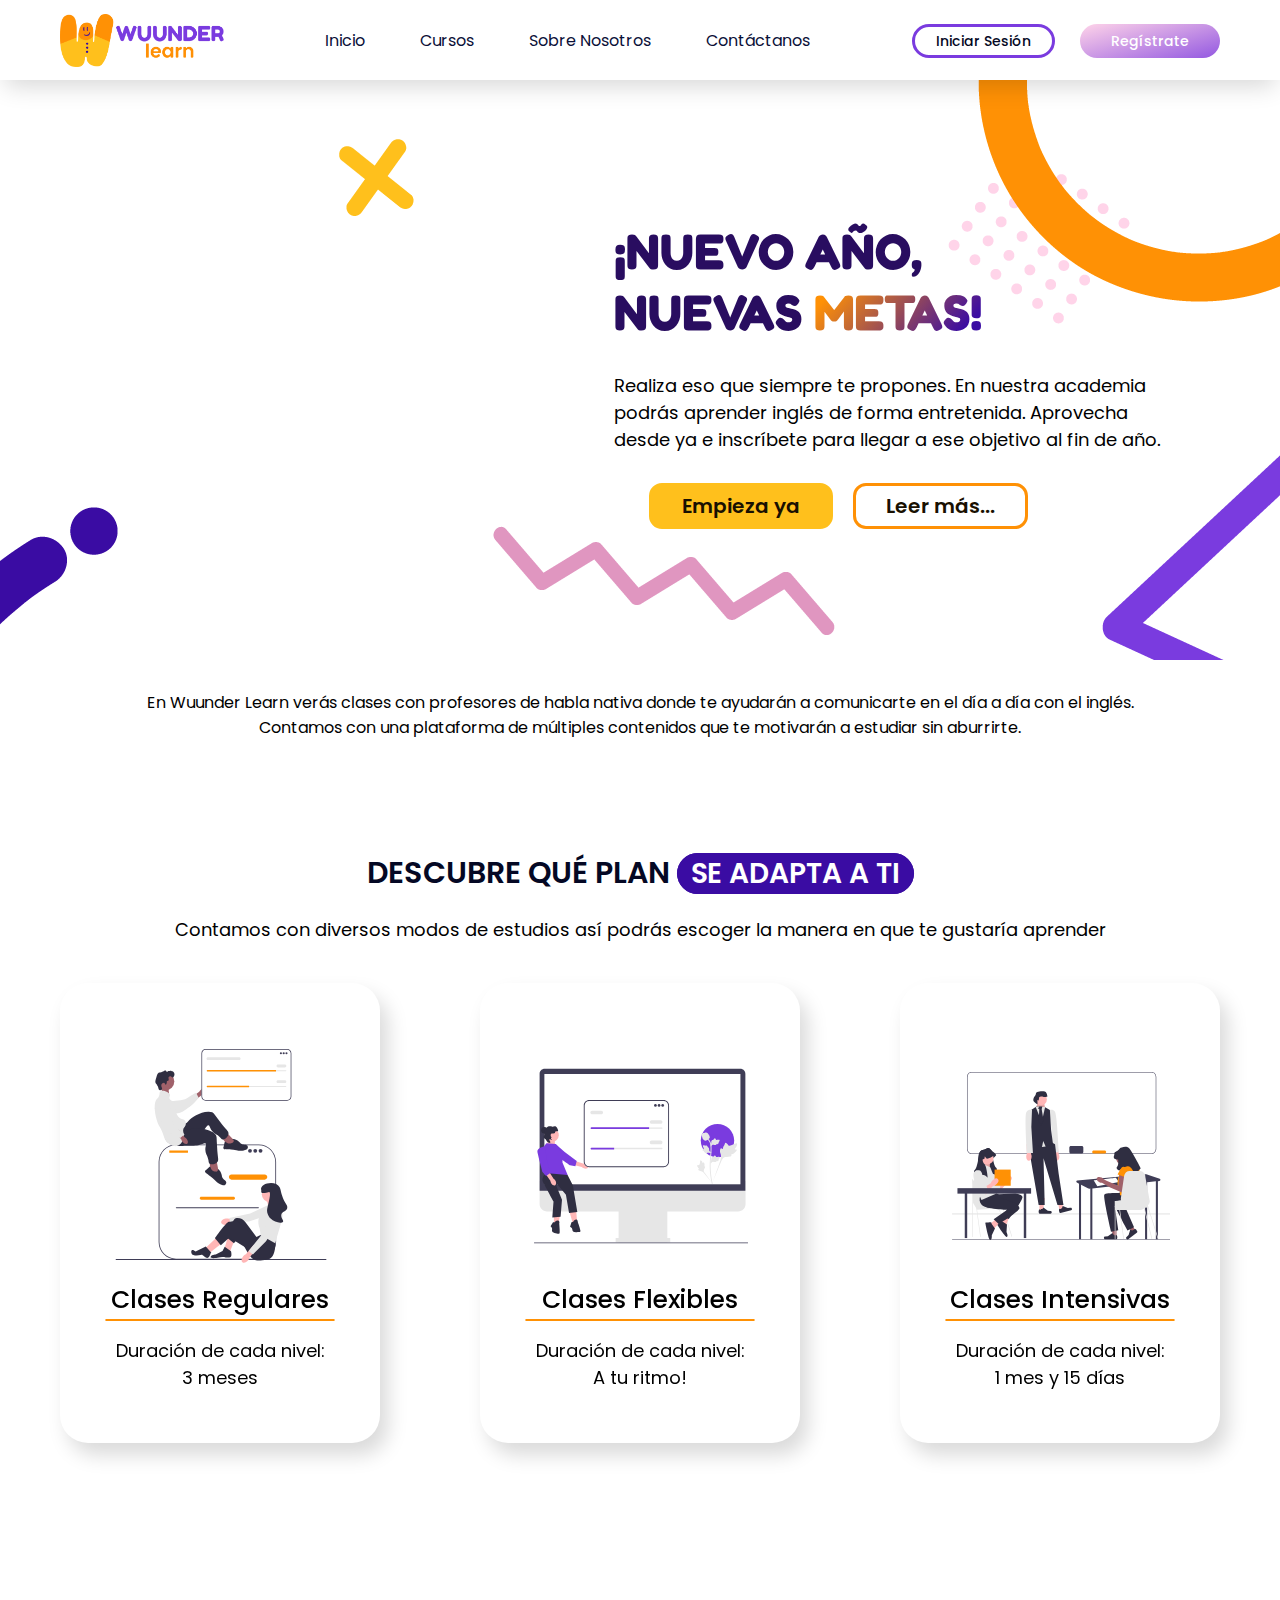
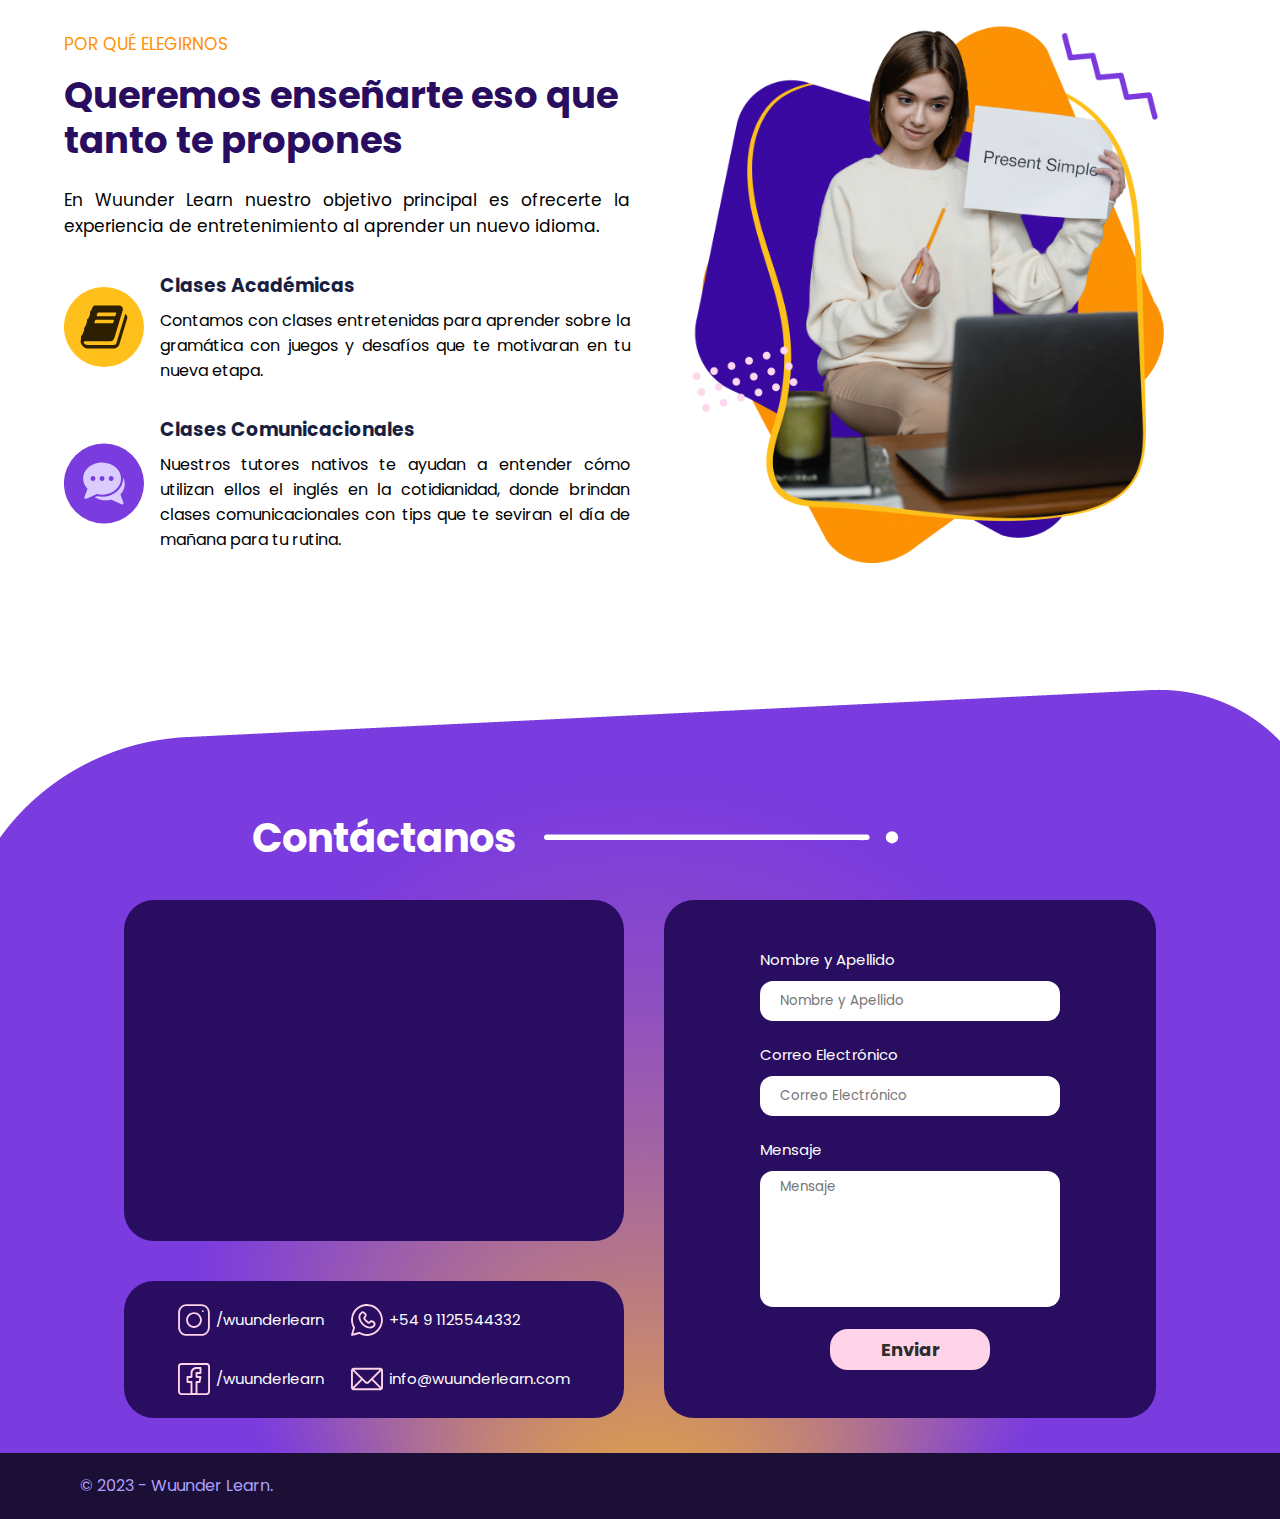
<file: index.html>
<!DOCTYPE html>
<html lang="en">
<head>
    <meta charset="UTF-8">
    <meta http-equiv="X-UA-Compatible" content="IE=edge">
    <meta name="viewport" content="width=device-width, initial-scale=1.0">
    <link rel="icon" href="./assets/img/icon.png">
    <link rel="stylesheet" href="style.css">
    <link rel="stylesheet" href="animations.css">
    <link rel="stylesheet" href="mediaqueries.css">
    <link rel="preconnect" href="https://fonts.googleapis.com">
    <link rel="preconnect" href="https://fonts.gstatic.com" crossorigin>
    <link href="https://fonts.googleapis.com/css2?family=Poppins:wght@100;200;300;400;500;600;700;800;900&display=swap" rel="stylesheet">
    <link href="https://fonts.googleapis.com/css2?family=Fredoka+One&display=swap" rel="stylesheet">
    <title>Wuunder Learn | Home</title>
</head>
<body>
    <header class="header">
        <img src="./assets/img/logo.png" alt="Logo de Wuunder Learn">

        <nav class="navbar">

            <input type="checkbox" class="menu-toggle"/>
            <div class="burger-menu"></div>

            <ul class="menu">
                <li><a class="navbar-link" href="#hero">Inicio</a></li>
                <li><a class="navbar-link" href="#course">Cursos</a></li>
                <li><a class="navbar-link" href="#about">Sobre Nosotros</a></li>
                <li><a class="navbar-link" href="#contact">Contáctanos</a></li>
            </ul>
        </nav>

        <nav class="register">
            <ul>
                <li><a class="register-link sign-in" href="login.html">Iniciar Sesión</a></li>
                <li><a class="register-link sign-up" href="register.html">Regístrate</a></li>


            </ul>

            <div class="icon-login">
                <a href="login.html">
                    <svg version="1.1" xmlns="http://www.w3.org/2000/svg" xmlns:xlink="http://www.w3.org/1999/xlink" x="0px" y="0px" width="26px"
                    height="28px" viewBox="0 0 30 32" style="overflow:visible;enable-background:new 0 0 30 32;" xml:space="preserve">
                        <defs>
                        </defs>
                        <g>
                        <path class="st0" d="M14.96,32c-4.53,0-9.06,0-13.59,0c-0.95,0-1.4-0.44-1.37-1.4c0.23-5.65,2.8-9.91,7.63-12.83
                        c0.2-0.12,0.31-0.1,0.49,0.05c3.97,3.5,9.72,3.52,13.71,0.04c0.22-0.19,0.36-0.21,0.61-0.07c4.21,2.55,6.72,6.23,7.43,11.11
                        C29.95,29.5,30,30.09,30,30.68c0,0.85-0.45,1.32-1.3,1.32C24.12,32,19.54,32,14.96,32z"/>
                        <path class="st0" d="M15.01,0c4.46,0,8.08,3.64,8.07,8.1c-0.01,4.34-3.78,8.07-8.13,8.06c-4.43-0.01-8.03-3.66-8.02-8.11
                        C6.93,3.61,10.56,0,15.01,0z"/>
                        </g>
                    </svg>
                </a>
            </div>

        </nav>
    </header>


    <main class="home">
        <!-- HERO SECTION -->
        <section id="hero">
            <img src="./assets/img/girl-home.png" alt="" class="hero-img">

            <div class="section-info">
                <h1>¡nuevo año, <br/> nuevas <span class="span-title">metas!</span></h1>
                <p>Realiza eso que siempre te propones. En nuestra academia podrás aprender inglés de forma entretenida. Aprovecha desde ya e inscríbete para llegar a ese objetivo al fin de año.</p>
            
                <div class="button-container">
                    <a href="#" class="first-btn">Empieza ya</a>
                    <a href="#" class="second-btn">Leer más...</a>
                </div>
            </div>
        </section>

        <section class="info-text">
            <p>En Wuunder Learn verás clases con profesores de habla nativa donde te ayudarán a comunicarte en el día a día con el inglés. Contamos con una plataforma de múltiples contenidos que te motivarán a estudiar sin aburrirte.</p>
        </section>

        <!-- CARDS SECTION -->
        <section id="course">
            <h2>Descubre qué plan <span>se adapta a ti</span></h2>
            <p>Contamos con diversos modos de estudios así podrás escoger la manera en que te gustaría aprender</p>

            <div class="cards-container">
                <div class="card">
                    <div class="flip-card-inner">
                        <div class="card-front">
                            <img src="./assets/icons/regular.svg" alt="">
                            <h3>Clases Regulares</h3>
                            <hr/>
                            <p>Duración de cada nivel:<br>3 meses</p>
                        </div>

                        <div class="card-back">
                            <ul>
                                <li>Clases Online en Vivo.</li>
                                <li>2 horas académicas por semana.</li>
                                <li>1 clase comunicacional por semana.</li>
                                <li>Una clase particular al mes con el profesor que desees.</li>
                                <li>Acceso a el material de contenido de por vida.</li>
                                <li>Examen final oral y escrito.</li>
                            </ul>
                            <a href="#" class="button-card">Saber más</a>
                        </div>
                    </div>
                </div>


                <div class="card">
                    <div class="flip-card-inner">
                        <div class="card-front">
                            <img src="./assets/icons/flexible.svg" alt="">
                            <h3>Clases Flexibles</h3>
                            <hr/>
                            <p>Duración de cada nivel:<br>A tu ritmo!</p>
                        </div>

                        <div class="card-back">
                            <ul>
                                <li>Clases grabadas disponibles en la plataforma.</li>
                                <li>2 clases en vivo al mes para aclarar dudas con el profesor que desees.</li>
                                <li>Tutor disponible dentro del horario académico para consultas a través de WhatsApp.</li> 
                                <li>Acceso a el material de contenido de por vida.</li> 
                                <li>Examen final oral y escrito.</li>
                            </ul>
                            <a href="#" class="button-card purple">Saber más</a>
                        </div>
                    </div>
                </div>


                <div class="card">
                    <div class="flip-card-inner">
                        <div class="card-front">
                            <img src="./assets/icons/intensivo.svg" alt="">
                            <h3>Clases Intensivas</h3>
                            <hr/>
                            <p>Duración de cada nivel:<br>1 mes y 15 días</p>
                        </div>

                        <div class="card-back">
                            <ul>
                                <li>Clases Online en Vivo.</li>
                                <li>4 horas académicas por semana.</li>
                                <li>de 2 a 3 clases comunicacionales por semana.</li>
                                <li>Tres clases particulares por nivel con el profesor que desees.</li>
                                <li>Acceso a el material de contenido de por vida.</li>
                                <li>Examen final oral y escrito.</li>
                            </ul>
                            <a href="#" class="button-card">Saber más</a>
                        </div>
                    </div>
                </div>

            </div>
        </section>


        <!-- ABOUT US SECTION -->
        <section id="about">
                <div class="text-container">
                    <div class="title-about">
                        <p class="about-us">POR QUÉ ELEGIRNOS</p>
                        <h2>Queremos enseñarte eso que tanto te propones</h2>
                        <p>En Wuunder Learn nuestro objetivo principal es ofrecerte la experiencia de entretenimiento al aprender un nuevo idioma. </p>
                    </div>
                    

                    <div class="text-about-section">
                        <img src="./assets/icons/book.svg" alt="book" class="icons-about book">

                        <div class="type-of-class one">
                            <h3>Clases Académicas</h3>
                            <p>Contamos con clases entretenidas para aprender sobre la gramática con juegos y desafíos que te motivaran en tu nueva etapa.</p>
                        </div>
                        
                    </div>

                    <div class="text-about-section">
                        <img src="./assets/icons/comunicacional.svg" alt="conversación" class="icons-about talk">

                        <div class="type-of-class two">
                            <h3>Clases Comunicacionales</h3>
                            <p>Nuestros tutores nativos te ayudan a entender cómo utilizan ellos el inglés en la cotidianidad, donde brindan clases comunicacionales con tips que te seviran el día de mañana para tu rutina.</p>
                        </div>
                    </div>
                </div>
                
                <img src="./assets/img/teacher.png" alt="teacher" class="picture-about">
        </section>

        <!-- CONTACT US SECTION -->
        <section id="contact">
            <div class="title-contact-us">
                <h2>Contáctanos</h2>
                <img src="./assets/icons/line.svg" alt="">
            </div>

            <div class="content-contact">
                <div class="grid-area">
                    <div class="maps">
                        <iframe src="https://www.google.com/maps/embed?pb=!1m18!1m12!1m3!1d3284.0168878895174!2d-58.38375908505232!3d-34.603734465005445!2m3!1f0!2f0!3f0!3m2!1i1024!2i768!4f13.1!3m3!1m2!1s0x4aa9f0a6da5edb%3A0x11bead4e234e558b!2sObelisco!5e0!3m2!1ses-419!2sar!4v1675829102728!5m2!1ses-419!2sar" width="320" height="250" style="border:0;" allowfullscreen="" loading="lazy" referrerpolicy="no-referrer-when-downgrade"></iframe>
                    </div>

                    <div class="form">
                        <form>
                            <label for="nombre">Nombre y Apellido</label>
                            <input type="text" id="nombre" placeholder="Nombre y Apellido">
                            <label for="email">Correo Electrónico</label>
                            <input type="email" id="email" placeholder="Correo Electrónico">
                            <label for="mensaje">Mensaje</label>
                            <input type="text" id="mensaje" placeholder="Mensaje">
                            <div class="button-send">
                                <button type="submit">Enviar</button>
                            </div>
                        </form>
                    </div>

                    <div class="social">
                        <div class="grid-social">
                            <div class="instagram">
                                <img src="./assets/icons/instagram.svg" alt="">
                                <p>/wuunderlearn</p>
                            </div>

                            <div class="whatsapp">
                                <img src="./assets/icons/whatsapp.svg" alt="">
                                <p>+54 9 1125544332</p>
                            </div>

                            <div class="facebook">
                                <img src="./assets/icons/facebook.svg" alt="">
                                <p>/wuunderlearn</p>
                            </div>

                            <div class="email">
                                <img src="./assets/icons/email.svg" alt="">
                                <p>info@wuunderlearn.com</p>
                            </div>
                        </div>
                    </div>
                </div>
            </div>
        </section>

        <!-- FOOTER SECTION -->
        <footer>
            <p>© 2023 - Wuunder Learn.</p>
        </footer>
    </main>
</body>
</html>
</file>
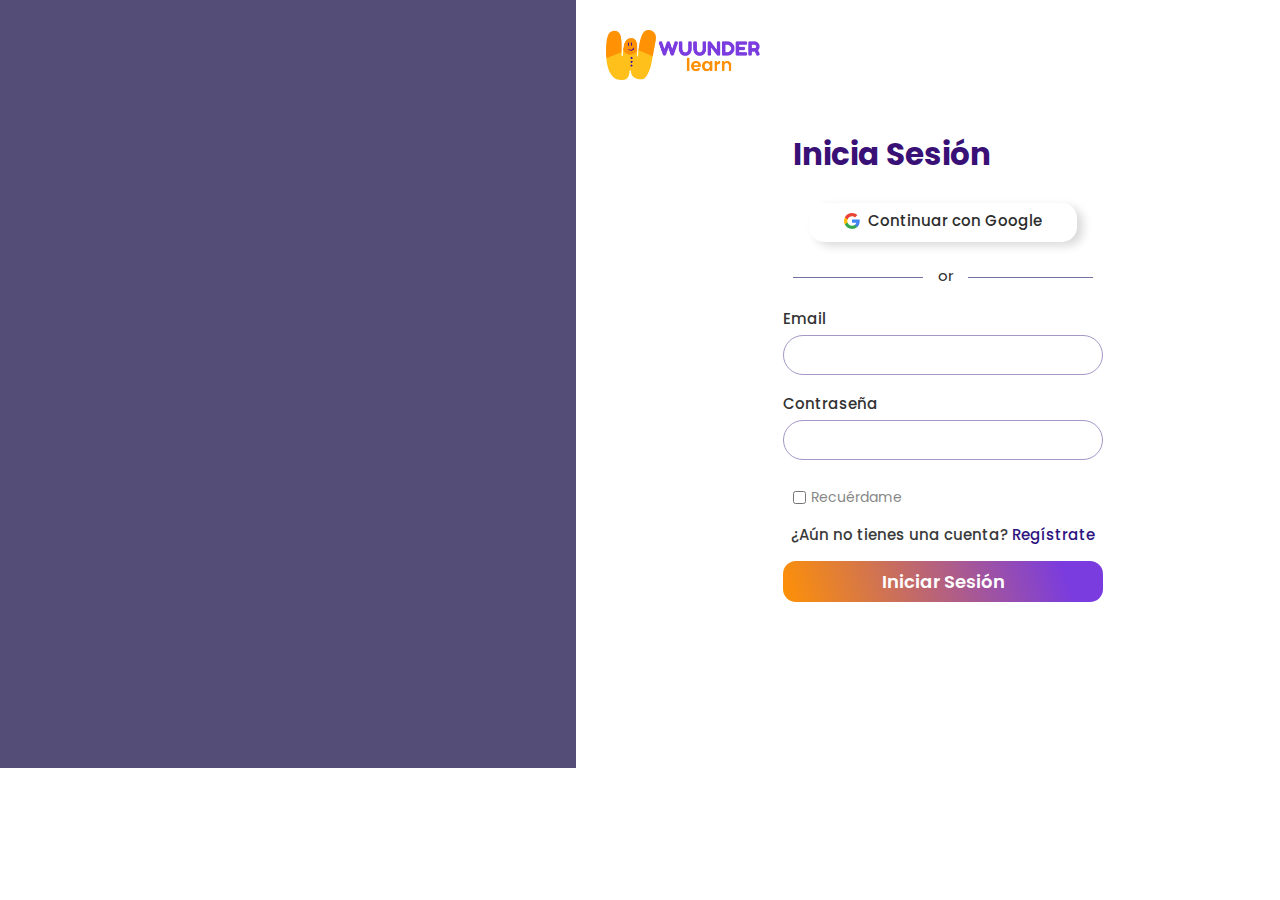
<file: login.html>
<!DOCTYPE html>
<html lang="en">
<head>
    <meta charset="UTF-8">
    <meta http-equiv="X-UA-Compatible" content="IE=edge">
    <meta name="viewport" content="width=device-width, initial-scale=1.0">
    <link rel="icon" href="./assets/img/icon.png">
    <link rel="stylesheet" href="login.css">
    <link rel="stylesheet" href="mediaqueries-login.css">
    <link rel="preconnect" href="https://fonts.googleapis.com">
    <link rel="preconnect" href="https://fonts.gstatic.com" crossorigin>
    <link href="https://fonts.googleapis.com/css2?family=Poppins:wght@100;200;300;400;500;600;700;800;900&display=swap" rel="stylesheet">
    <link href="https://fonts.googleapis.com/css2?family=Fredoka+One&display=swap" rel="stylesheet">
    <title>Regístrate | Wuunder Learn</title>
</head>
<body>
    <section class="grid-container">
        <div class="login">
            <div class="logo">
                <a href="index.html"><img src="./assets/img/logo.png" alt=""></a>
            </div>

            <div class="login-section">
                <h1>Inicia Sesión</h1>
                <div class="login-google">
                    <a href="https://www.google.com">
                        <svg width="16" height="16" viewBox="0 0 16 16" class="" style="margin-right: 0.5rem;">
                            <g>
                                <path d="M15.68,8.18181818 C15.68,7.61454545 15.6290909,7.06909091 15.5345455,6.54545455 L8,6.54545455 L8,9.64 L12.3054545,9.64 C12.12,10.64 11.5563636,11.4872727 10.7090909,12.0545455 L10.7090909,14.0618182 L13.2945455,14.0618182 C14.8072727,12.6690909 15.68,10.6181818 15.68,8.18181818 L15.68,8.18181818 Z" id="google-color-right" fill="#4285F4"></path>
                                <path d="M8,16 C10.16,16 11.9709091,15.2836364 13.2945455,14.0618182 L10.7090909,12.0545455 C9.99272727,12.5345455 9.07636364,12.8181818 8,12.8181818 C5.91636364,12.8181818 4.15272727,11.4109091 3.52363636,9.52 L0.850909091,9.52 L0.850909091,11.5927273 C2.16727273,14.2072727 4.87272727,16 8,16 L8,16 Z" id="google-color-bottom" fill="#34A853"></path>
                                <path d="M3.52363636,9.52 C3.36363636,9.04 3.27272727,8.52727273 3.27272727,8 C3.27272727,7.47272727 3.36363636,6.96 3.52363636,6.48 L3.52363636,4.40727273 L0.850909091,4.40727273 C0.309090909,5.48727273 0,6.70909091 0,8 C0,9.29090909 0.309090909,10.5127273 0.850909091,11.5927273 L3.52363636,9.52 L3.52363636,9.52 Z" id="google-color-left" fill="#FBBC05"></path>
                                <path d="M8,3.18181818 C9.17454545,3.18181818 10.2290909,3.58545455 11.0581818,4.37818182 L13.3527273,2.08363636 C11.9672727,0.792727273 10.1563636,0 8,0 C4.87272727,0 2.16727273,1.79272727 0.850909091,4.40727273 L3.52363636,6.48 C4.15272727,4.58909091 5.91636364,3.18181818 8,3.18181818 L8,3.18181818 Z" id="google-color-top" fill="#EA4335"></path>
                            </g>
                        </svg>
                        Continuar con Google
                    </a>
                </div>

                <div class="divider">
                    <hr/>
                    <span>or</span>
                </div>

                <form class="form-login">
                    <label for="email">Email</label>
                    <input type="email" id="email" required>
                    
                    <label for="password">Contraseña</label>
                    <input type="password" id="password" required>
                </form>

                <div class="terms">
                    <input type="checkbox" id="checkbox">
                    <label for="checkbox">Recuérdame</label>
                </div>
                    
                    <div class="register-and-next">
                        <p>¿Aún no tienes una cuenta? <a href="register.html">Regístrate</a></p>
                        <button name="login" class="button-login">Iniciar Sesión</button>
                    </div>
            </div>
        </div>

        <div class="illustration">
        </div>
    </section>
</body>
</html>
</file>
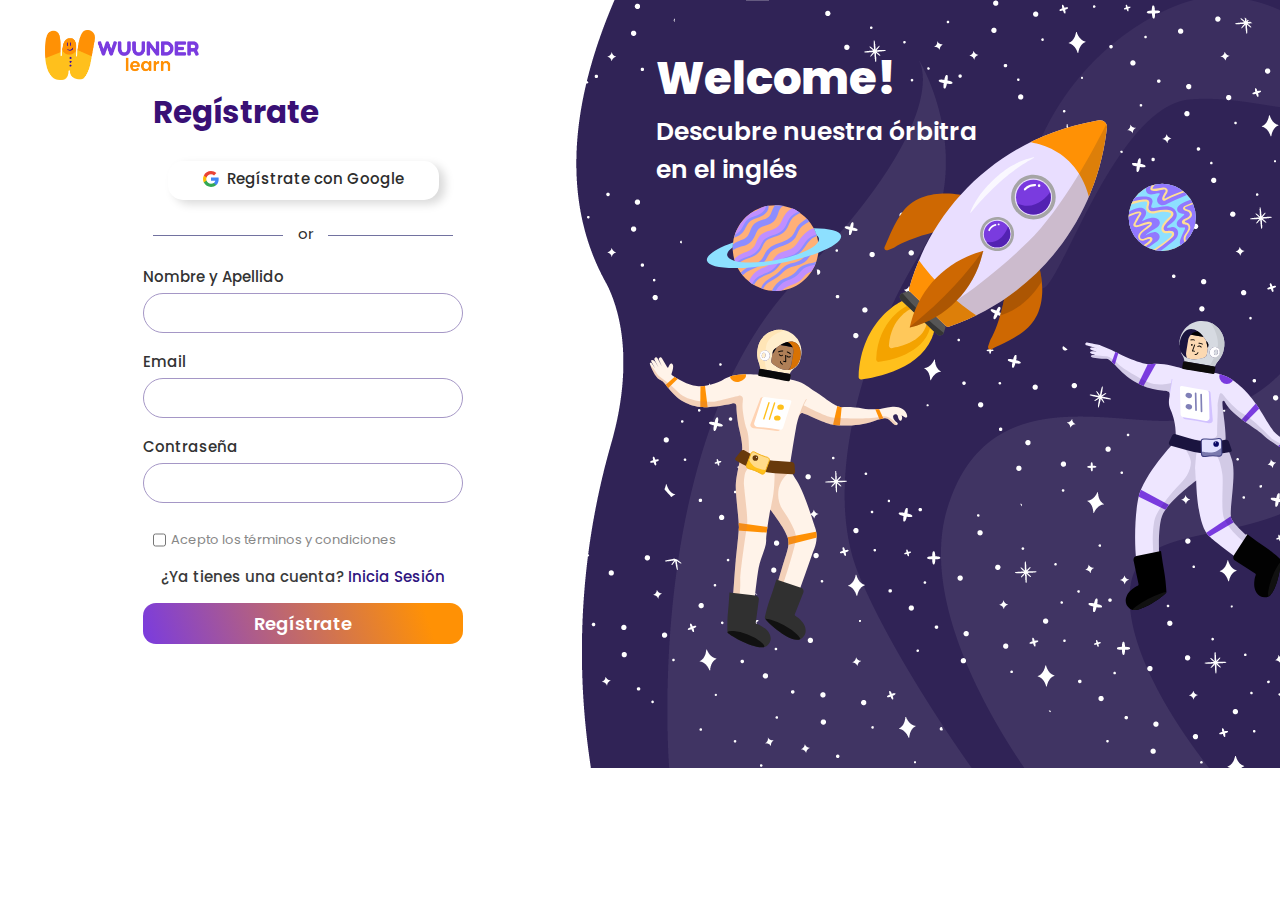
<file: register.html>
<!DOCTYPE html>
<html lang="en">
<head>
    <meta charset="UTF-8">
    <meta http-equiv="X-UA-Compatible" content="IE=edge">
    <meta name="viewport" content="width=device-width, initial-scale=1.0">
    <link rel="icon" href="./assets/img/icon.png">
    <link rel="stylesheet" href="register.css">
    <link rel="stylesheet" href="mediaqueries-register.css">
    <link rel="preconnect" href="https://fonts.googleapis.com">
    <link rel="preconnect" href="https://fonts.gstatic.com" crossorigin>
    <link href="https://fonts.googleapis.com/css2?family=Poppins:wght@100;200;300;400;500;600;700;800;900&display=swap" rel="stylesheet">
    <link href="https://fonts.googleapis.com/css2?family=Fredoka+One&display=swap" rel="stylesheet">
    <title>Regístrate | Wuunder Learn</title>
</head>
<body>
    <section class="grid-container">
        <div class="register">
            <div class="logo">
                <a href="index.html"><img src="./assets/img/logo.png" alt=""></a>
            </div>

            <div class="register-section">
                <h1>Regístrate</h1>
                <div class="register-google">
                    <a href="https://www.google.com">
                        <svg width="16" height="16" viewBox="0 0 16 16" class="" style="margin-right: 0.5rem;">
                            <g>
                                <path d="M15.68,8.18181818 C15.68,7.61454545 15.6290909,7.06909091 15.5345455,6.54545455 L8,6.54545455 L8,9.64 L12.3054545,9.64 C12.12,10.64 11.5563636,11.4872727 10.7090909,12.0545455 L10.7090909,14.0618182 L13.2945455,14.0618182 C14.8072727,12.6690909 15.68,10.6181818 15.68,8.18181818 L15.68,8.18181818 Z" id="google-color-right" fill="#4285F4"></path>
                                <path d="M8,16 C10.16,16 11.9709091,15.2836364 13.2945455,14.0618182 L10.7090909,12.0545455 C9.99272727,12.5345455 9.07636364,12.8181818 8,12.8181818 C5.91636364,12.8181818 4.15272727,11.4109091 3.52363636,9.52 L0.850909091,9.52 L0.850909091,11.5927273 C2.16727273,14.2072727 4.87272727,16 8,16 L8,16 Z" id="google-color-bottom" fill="#34A853"></path>
                                <path d="M3.52363636,9.52 C3.36363636,9.04 3.27272727,8.52727273 3.27272727,8 C3.27272727,7.47272727 3.36363636,6.96 3.52363636,6.48 L3.52363636,4.40727273 L0.850909091,4.40727273 C0.309090909,5.48727273 0,6.70909091 0,8 C0,9.29090909 0.309090909,10.5127273 0.850909091,11.5927273 L3.52363636,9.52 L3.52363636,9.52 Z" id="google-color-left" fill="#FBBC05"></path>
                                <path d="M8,3.18181818 C9.17454545,3.18181818 10.2290909,3.58545455 11.0581818,4.37818182 L13.3527273,2.08363636 C11.9672727,0.792727273 10.1563636,0 8,0 C4.87272727,0 2.16727273,1.79272727 0.850909091,4.40727273 L3.52363636,6.48 C4.15272727,4.58909091 5.91636364,3.18181818 8,3.18181818 L8,3.18181818 Z" id="google-color-top" fill="#EA4335"></path>
                            </g>
                        </svg>
                        Regístrate con Google
                    </a>
                </div>

                <div class="divider">
                    <hr/>
                    <span>or</span>
                </div>

                <form class="form-register">
                    <label for="name">Nombre y Apellido</label>
                    <input type="text" id="name" required>

                    <label for="email">Email</label>
                    <input type="email" id="email" required>
                    
                    <label for="password">Contraseña</label>
                    <input type="password" id="password" required>
                </form>

                <div class="terms">
                    <input type="checkbox" id="checkbox">
                    <label for="checkbox">Acepto los términos y condiciones</label>
                </div>
                    
                    <div class="login-and-next">
                        <p>¿Ya tienes una cuenta? <a href="login.html">Inicia Sesión</a></p>
                        <button name="register" class="button-register">Regístrate</button>
                    </div>
            </div>
        </div>

        <div class="illustration">
            <div class="text">
                <h1>Welcome!</h1>
                <h3>Descubre nuestra órbitra en el inglés</h3>
            </div>

            <div class="cohete">
                <img src="./assets/icons/cohete.svg" alt="">
            </div>

            <div class="astronauts">
                <div class="man">
                    <img src="./assets/icons/man-astronaut.svg" alt="">
                </div>
                <div class="girl">
                    <img src="./assets/icons/astronaut-girl.svg" alt="">
                </div>
                
            </div>
        </div>
    </section>
</body>
</html>
</file>
<file: style.css>
* {
    margin: 0;
    padding: 0;
    box-sizing: border-box;
    font-family: 'poppins';
}

/* SCROLL */
html {
    scroll-behavior: smooth;
    scroll-padding-bottom: 60px;
}

/* NAVBAR */

.header {
    height: 80px;
    width: 100%;
    padding: 0px 60px;
    display: flex;
    align-items: center;
    justify-content: space-between;
    box-shadow:0px 11px 24px -5px rgba(0, 0, 0, 0.16);
    position: relative;
    transition: 0.2s cubic-bezier(0.075, 0.82, 0.165, 1);
    z-index: 3;
}

 .header img {
    height:53px;
}


.menu{
    list-style: none;
    display: flex;
    gap: 55px;
}


.navbar-link {
    text-decoration: none;
    color: #0b1038;
    font-weight: 400;
    font-size: 16px;
    transition: all 0.2s ease-out;
}



.burger-menu{
    position: absolute;
    left: 60px;
    width: 30px;
    height: 4px;
    border-radius: 50px;
    cursor: pointer;
    background:#3a0ca3;
    z-index: 2;
    transition: all 0.3s ease;
}

.burger-menu::before,
.burger-menu::after{
    content: "";
    position: absolute;
    height: 4px;
    right: 0;
    background: #3a0ca3;
    border-radius: 10px;
    transition: all 0.3s ease;
}

.burger-menu::before{
    top: -10px;
    width: 30px;
}

.burger-menu::after{
    top: 10px;
    width: 25px;
}

.menu-toggle{
    position:absolute;
    top: 1px;
    left: 60px;
    width: 30px;
    height: 100%;
    z-index: 3;
    cursor: pointer;
    opacity: 0;
}

.burger-menu,
.menu-toggle{
    display: none;
}

.navbar input:checked ~ .burger-menu{
    background: transparent;
}

.navbar input:checked ~ .burger-menu::before{
    top: 0;
    transform: rotate(-45deg);
    width: 30px;
}

.navbar input:checked ~ .burger-menu::after{
    top: 0;
    transform: rotate(45deg);
    width: 30px;
}

.register ul {
    list-style: none;
    display: flex;
    gap: 25px;
}

.register-link {
    text-decoration: none;
    color: #040824;
    font-weight: 500;
    font-size: 14px;
}

.sign-in {
    border: 3px solid #7A3BDF;
    border-radius: 2rem;
    padding: 4px 21px;
    transition: all 0.1s ease-out;
}

.sign-up {
    background: linear-gradient(164deg, #ffd4e9 0%, #7a3bdf 80%);
    background-size: 200% 100%;
    border-radius: 2rem;
    padding: 7px 31px;
    color: white;
    transition: all 0.2s ease-out;
}

.icon-login{
    display: none;
}

.icon-login svg{
    fill:#ff9105;
}

/* MAIN */

main {
    display: flex;
    flex-direction: column;
    align-items: center;
    justify-content: center;
    background-image: url(./assets/img/background-home.png);
    background-repeat: no-repeat;
    background-position: center top;
}

#hero {
    max-width: 1366px;
    display: flex;
    padding: 40px 0px;
    width: 90%;
    justify-content: space-around;
}

.section-info {
    display: flex;
    flex-direction: column;
    justify-content: center;
    gap: 30px;
}

.section-info h1 {
    font-family: 'fredoka one';
    font-size: 50px;
    text-transform: uppercase;
    color: #290D60;
}

.span-title {
    font-family: 'fredoka one';
    background: linear-gradient(133deg, #ff9105 12%, #3a0ca3 87%);
    color: transparent;
    background-clip: text;
    -webkit-background-clip: text;
}

.section-info p {
    font-size: 18px;
    max-width: 560px;
}

.button-container{
    width: 450px;
    display: flex;
    gap: 20px;
    justify-content: center;

}

.button-container a{
    padding: 5px 30px;
    text-decoration: none;
    border-radius: 13px;
    font-size: 20px;
    font-weight: 600;

}

.first-btn {
    border: 3.5px solid #FFC01C;
    background-color: #FFC01C;
    background-size: 200% 100%;
    color: #191001;
    transition: all 0.5s cubic-bezier(0.19, 1, 0.22, 1);
}   

.second-btn {
    border: 3.5px solid #ff9105;
    background-color: white;
    color: #191001;
    transition: all 0.2s ease-out;
}

.hero-img {
    width: 390px;
    margin: 0rem 1rem;
}

.info-text {
    padding: 20px 0px;
    display: flex;
    align-items: center;
    justify-content: center;
    width: 80%;
    max-width: 1000px;
    text-align: center;
}

/* CARDS SECTION */

#course{
    display: flex;
    flex-direction: column;
    text-align: center;
    gap: 20px;
    padding: 90px 0px;
    width: 95%;

}

#course h2{
    text-transform: uppercase;
    font-size: 30px;
    color:#040824;
    font-weight: 600;
}

#course span {
    border: 0.1px solid #3a0ca3;
    background-color: #3a0ca3;
    border-radius: 40px;
    padding: 0px 13px;
    color: white;
    font-size: 28px;
}

#course p {
    font-size: 18px;
}

.cards-container{
    display: flex;
    justify-content: center;
    gap: 100px;
    margin-top: 20px;
    flex-wrap: wrap;
}

.card{
    display: flex;
    flex-direction: column;
    gap: 20px;
    max-width: 320px;
    perspective: 1000px;
    background-color: transparent;
}

.flip-card-inner {
    position: relative;
    width: 320px;
    height: 460px;
    transition: transform 0.6s;
    transform-style: preserve-3d;
    border-radius: 28px;
    box-shadow: 8px 12px 20px rgba(0, 0, 0, 0.15);
}

.card-front{
    padding: 3rem 1rem;
    display: flex;
    justify-content: space-around;
    flex-direction: column;
}

.card-front img{
    display: flex;
    align-items: center;
    align-content: center;
    justify-content: center;
    width: 290px;
    height: 250px;
    padding: 1rem 0rem;
}

.card-front h3{
    font-size: 25px;
    font-weight: 500;
}

.card-front hr {
    width: 230px;
    margin: auto;
    border: 0.7px solid #ff9105;
    border-radius: 20px;
}

.card-front p {
    padding: 1rem 0rem;
}

.card-back{
    display: flex;
    align-items: center;
    justify-content:space-around;
    flex-direction: column;
    text-align: start;
    padding: 2rem 3rem;
}

.button-card{
    text-decoration: none;
    background: rgb(255,192,28);
    background: linear-gradient(90deg, rgba(255,192,28,1) 0%, rgba(255,145,5,1) 80%);
    border-radius: 20px;
    color: white;
    font-weight: 600;
    padding: 5px 30px;
    box-shadow: 2px 2px 3px rgba(0, 0, 0, 0.17);
    cursor: pointer;
}

.purple{
    background: rgb(122,59,223);
    background: linear-gradient(90deg, rgba(122,59,223,1) 0%, rgba(17,26,111,1) 100%);
}

.card:hover .flip-card-inner{
    transform: rotateY(180deg);
}

.card-front, .card-back{
    position: absolute;
    width: 100%;
    height: 100%;
    -webkit-backface-visibility: hidden;
    backface-visibility: hidden;
}

.card-back {
    transform: rotateY(180deg);
}

/* ABOUT US SECTION */

#about{
    max-width: 1366px;
    display: flex;
    padding: 40px 0px;
    width: 90%;
    justify-content: space-around;
    gap: 30px;
    margin-top: 50px;
}

.text-container {
    display: flex;
    flex-direction: column;
    justify-content:center;
    max-width: 570px;
}

.about-us{
    color: #ff9105;
    font-size: 19px;
}

.title-about h2{
    color: #290D60;
    font-size: 37px;
    line-height: 45px;
    padding: 0rem 0rem 1rem;
}

.title-about p{
    text-align: justify;
    font-size: 17px;
    padding: .5rem 0rem 1rem;
}

.text-about-section{
    padding: 1rem 0rem;
    display: flex;
    justify-content: space-between;
}

.type-of-class{
    display: flex;
    flex-direction: column;
    width: 470px;
    gap: 8px;
}

.icons-about{
    width: 80px;
}

.type-of-class h3 {
    color:#1a1f42;
}

.type-of-class p {
    text-align: justify;
}

.picture-about{
    height: 540px;
    margin: 0rem 1rem 0rem 0rem;
}

/* CONTACT US SECTION */

#contact{
    margin: 5rem 0 0 0;
    padding: 120px 0 35px;
    max-width: 1366px;
    background-image: url(./assets/img/background-contactus.png);
    background-repeat: no-repeat;
    background-position: center top;
    width: 100%;
}

.title-contact-us{
    display: flex;
    width: 90%;
    justify-content: center;
    align-items: center;
    gap: 25px;
    padding: 0 0 2rem;
}

.title-contact-us img {
    height: 17px;
}

.title-contact-us h2{
    font-size: 40px;
    color: white;
}

.content-contact{
    display: flex;
    justify-content: center;
    align-content: center;
}

.grid-area{
    display: grid;
    grid-template-areas:
    "maps form"
    "maps form"
    "social form"
    ;
    gap: 40px;
    grid-template-columns: 500px;
}

.maps{
    grid-area: maps;
    background-color: #290d60;
    border-radius: 30px;
    display: flex;
    justify-content: center;
    align-items: center;
    padding: 2rem;
}

.social{
    grid-area: social;
    background-color: #290d60;
    border-radius: 30px;
    display: flex;
    justify-content:space-around;
    align-items: center;
    align-content: center;
}

.grid-social{
    display: grid;
    grid-template-areas:
    "instagram whatsapp"
    "facebook email"
    ;
    gap: 27px;
    padding: 1rem 2rem;
}

.instagram{
    grid-area: instagram;
    display: flex;
    justify-content: flex-start;
    align-items: center;
    gap: 6px;
}

.facebook{
    grid-area: facebook;
    display: flex;
    justify-content: flex-start;
    align-items: center;
    gap: 6px;
}

.whatsapp{
    grid-area: whatsapp;
    display: flex;
    justify-content: flex-start;
    align-items: center;
    gap: 6px;
}

.email{
    grid-area: email;
    display: flex;
    justify-content: flex-start;
    align-items: center;
    gap: 6px;
}

.grid-social img{
    width: 32px;
}

.grid-social p{
    color: white;
    font-size: 15px;
}

.form{
    grid-area: form;
    background-color: #290d60;
    border-radius: 30px;
    padding: 3rem;
}

.form form{
    display: flex;
    justify-content: center;
    flex-direction: column;
    padding: 0 3rem;
    gap: 10px;
}

.form label{
    color: white;
    font-size: 15px;
}

.form input{
    padding: 10px 20px;
    width: 300px;
    height: 40px;
    border-radius: 13px;
    outline: none;
    border: none;
    background-color: #ffffff;
    margin: 0 0 12px;
}

#mensaje{
    padding: 16px 80px 120px 20px;
}

.button-send{
    display: flex;
    width: 300px;
    justify-content: center;
    align-items: center;
    align-content: center;
}

.form button{
    cursor: pointer;
    outline: none;
    border: none;
    border-radius: 18px;
    padding: 7px;
    width: 160px;
    font-weight: 700;
    font-size: 18px;
    background-color:#ffd4e9;
    color: #2d2d2d;
}


/* FOOTER SECTION */

footer{
    background-color: #1c0f35;
    width: 1366px;
    max-width: 100%;

}

footer p {
    color: #ad9fff;
    padding: 1.3rem 5rem;
}
</file>
<file: animations.css>
.navbar-link:hover{
  transition: all 0.25s ease-in;
  font-weight: 500;
  padding: 0.1px 2px;
}

.navbar li {
  position: relative;
  padding: 0;
}

.navbar li a::after {
  content: "";
  height: 2px;
  width: 100%;
  background: #3a0ca3;
  position: absolute;
  bottom: 0;
  left: 0;
  transform: scaleX(0);
  transform-origin: bottom left;
  transition: transform 0.15s ease;
}

.navbar li a:hover::after {
  transform-origin: bottom center;
  transform: scaleX(1);
}

.navbar{
  
}

.sign-in:hover {
  transition: all 0.2s ease-out;
  background-color: #7A3BDF;
  color: white;
}


.sign-up:hover {
  background-position: -150% 0;
  transition: all 0.4s ease-in;
}


/* HERO SECTION */

.hero-img {
  opacity: 0;
  animation: girl-home 1.2s forwards;
}

@keyframes girl-home {
  0% {
    opacity: 0;
    transform: translateX(-70px);
  }
  50% {
    opacity: 0.7;
    transform: translateX(5px);
  }
  100% {
    opacity: 1;
    transform: translateX(20px);
  }

}

.first-btn:hover{
  background-color: #ffb700;
  color: white;
  transition: all 0.5s cubic-bezier(0.19, 1, 0.22, 1);
  font-size: 21px;
  padding: 7.5px 31px;
  box-shadow:
  2px 2px 2px rgba(0, 0, 0, 0.1),
  5px 5px 14px rgba(0, 0, 0, 0.2);
  border: none;
  transform: scale(1.03);
}

.second-btn:hover{
  transition: all 0.2s ease-in;
  background-color: #ff9105;
  color: white;
  transform: scale(1.02);
}


/* ABOUT US SECTION */

.text-about-section{
  animation: about-us 1.2s forwards;
}
  @keyframes about-us {
    0% {
      opacity: 0;
      transform: translateY(-70px);
    }
    50% {
      opacity: 0.7;
      transform: translateY(-10px);
    }
    100% {
      opacity: 1;
      transform: translateY(0px);
    }
  
  }
</file>
<file: mediaqueries.css>
@media (max-width:991.98px){

    /* HEADER */

    .header{
        height: 70px;
    }

    .header img{
        height: 45px;
        position: absolute;
        left: 180px;
    }


    .burger-menu,
    .menu-toggle{
        display: block;
    }

    .navbar input:checked ~ .menu{
        right:0;
    }

    .menu{
        gap: 35px;
        padding: 0rem 2rem;
        justify-content: start;
        flex-direction: column;
        align-items: start;
        position:fixed;
        top: 0;
        right: -300px;
        background-color:#111a6f;
        width: 300px;
        height:100%;
        padding-top:65px;
        transition: all 0.5s;
    }

    .navbar a{
        color: white;
        width: 100%;

    }

    .navbar li,
    .navbar li:hover{
        padding: 20px;
        font-size: 14px;
        box-shadow: 0 1px 0 rgba(255, 255, 255, 0.1) inset;
    }

    .navbar li a::after {
        background: #7a3bdf;
    }


    /* HERO SECTION */

    main {
        background-image: url(./assets/responsive/background-home-tablet.png);
        background-size: 100%;
    }

    #hero{
        max-width: 991px;
    }

    .section-info{
        gap: 20px;
    }

    .section-info h1{
        font-size: 30px;
    }

    .section-info p{
        font-size: 15px;
        max-width: 365px;
    }

    .hero-img{
        width: 260px;
        height: auto;
    }

    .button-container{
        width: 350px;
    }

    .button-container a{
        padding: 4px 25px;
        font-size: 15px;
    }

    .info-text{
        font-size: 14px;
        padding: 30px 15px 0;
    }

    /* CARDS SECTION */

    #course{
        width: 85%;
    }

    #course p{
        font-size: 17px;
    }

    .cards-container{
        gap: 60px;
    }

    /* ABOUT US SECTION */

    #about{
        max-width: 800px;
        justify-content: column;
        gap: 20px;
        margin-top: 30px;
    }

    .text-container{
        max-width: 650px;
    }

    .picture-about{
        display: none;
    }

    .type-of-class{
        width: 530px;
    }

    /* CONTACT US */

    #contact{
        max-width: 991px;
        background-image: url(./assets/responsive/background-contactus-tablet.png);
    }

    .title-contact-us{
        width: 100%;
    }

    .title-contact-us img{
        height: 15px;
    }

    .grid-area{
        display: flex;
        justify-content: center;
        flex-direction: column;
    }

    
}


/* MOBILE */

@media (max-width:767.98px) {
    
    /* HEADER */
    
    .header{
        position: sticky;
    }

    .header img{
        margin: -60px;
    }

    .register ul{
        display: none;
    }

    .icon-login {
        display: flex;
        margin: 8px 0 0 0;
    }

    /* HERO SECTION */

    .info-text{
        display: none;
    }

    main {
        background-image: url(./assets/responsive/background-mobile.svg);
    }

    #hero{
        flex-direction: column;
        align-items: center;
        gap: 25px;
    }

    .hero-img{
        width: 260px;
    }

    .section-info{
        align-items: center;
        text-align: center;
        gap: 27px;
    }

    .section-info h1{
        font-size: 40px;
    }

    .section-info p{
        max-width: 330px;
    }

    .first-btn:hover{
        padding: 5px 30px;
        font-size: 20px;
        transform: scale(0.88);
    }


    /* ABOUT US SECTION*/

    .text-container{
        max-width: 85%;
    }

    .type-of-class{
        box-shadow: 9px 8px 15px rgba(0, 0, 0, 0.07);
        border-radius: 20px;
        padding: 1.4rem;
        font-size: 13px;
    }

    .one{
        border: 1px solid #ffbf1c69;
    }

    .one h3{
        color: #ffc01c;
    }

    .two{
        border: 1px solid #7a3bdf69;
    }

    .two h3{
        color: #7a3bdf;
    }

    .text-about-section img{
        display: none;
        border: #111a6f;
    }


    /* CONTACT US SECTION */

    #contact{
        margin: 0;
    }
    
    .title-contact-us{
        flex-direction: column;
        justify-content: center;
        gap: 0;
    }

    .title-contact-us h2{
        font-size: 35px;
    }

    .title-contact-us img{
        height: 13px;
    }

    .grid-area{
        width: 95%;
        gap: 20px;
    }

    .maps{
        padding: 1.5rem;
    }

    .grid-social img{
        width: 22px;
    }

    .grid-social p{
        font-size: 12px;
    }

    .form{
        padding: 40px 0;
        display: flex;
        flex-direction: column;
        align-items: center;
    }

    .form input{
        width: 270px;
    }

    .button-send{
        width: 270px;
    }
}
</file>
<file: login.css>
*{
    margin: 0;
    padding: 0;
    box-sizing: border-box;
    font-family: 'poppins';
}

.grid-container{
    max-width: 1366px;
    height: 768px;
    display: grid;
    grid-template-columns: 45% 55%;
    grid-template-areas:
    "illustration login"
    ;
}

/* RIGHT SIDE */

.login{
    grid-area: login;
    display: flex;
    align-items: center;
    justify-content: center;
    flex-direction: column;
    height: 90%;
    gap: 30px;
    margin: 20px 0 0 30px;
}

.logo{
    align-self: self-start;
    position: absolute;
    top: 30px;
}

.logo img{
    height: 50px;

}

.login-section{
    display: flex;
    flex-direction: column;
    align-items: center;
    padding: 20px;
    width: 400px;
    gap: 15px;
}

.login-section h1{
    color: #391075;
    font-size: 31px;
    margin: 2px 0 10px;
    width: 300px;
}

.login-google{
    background-color: rgb(255, 255, 255);
    padding: 6px 35px;
    border-radius: 15px;
    box-shadow: 6px 4px 10px rgba(0, 0, 0, 0.15);
    
}

.login-google a{
    display: inline-flex;
    align-items: center;
    justify-content: center;
    text-decoration: none;
    font-size: 15px;
    color: #2d2d2d;
    font-weight: 500;
}

.divider{
    display: flex;
    align-items: center;
    overflow: visible;
    position: relative;
    margin-top: 20px;
}
.divider hr{
    width: 300px;
    height: 0.6px;
    border: 0;
    position: relative;
    background-color: #7272a0;
}

.divider span{
    display: flex;
    align-items: center;
    justify-content: center;
    width: 45px;
    background-color: white;
    position: absolute;
    top: -13px;
    left: 130px;
    font-size: 15px;
    color: #2d2d2d;
}

.form-login{
    display: flex;
    justify-content: center;
    flex-direction: column;
    width: 320px;
    margin-top: 15px;
    gap: 5px;
}

.form-login label{
    color: #333333;
    font-size: 15px;
    font-weight: 500;
}

.form-login input{
    padding: 10px 20px;
    width: 320px;
    height: 40px;
    border-radius: 30px;
    outline: none;
    border: 1.3px solid #a597c6;
    margin: 0 0 12px;
}

.terms{
    width: 300px;
    display: flex;
    gap: 5px;
    font-size: 14px;
    color: #878787;
}

.register-and-next{
    display: flex;
    align-items: center;
    flex-direction: column;
    gap: 15px;
}

.register-and-next p{
    color: #3a3a3a;
    font-size: 15px;
    font-weight: 500;
}

.register-and-next a{
    text-decoration: none;
    color: #2e137f;
}

.button-login{
    cursor: pointer;
    outline: none;
    border: none;
    border-radius: 13px;
    padding: 7px;
    width: 320px;
    font-weight: 600;
    font-size: 18px;
    background: rgb(122,59,223);
    background: linear-gradient(72deg, #ff9105 0%, #7a3bdf 88%);
    color: white;
}

/* LEFT SIDE */

.illustration{
    grid-area: illustration;
}

.illustration{
    background-color: #534d77;
}
</file>
<file: mediaqueries-login.css>
@media (max-width:991.98px){  

}

/* RESPONSIVE MOBILE */

@media (max-width:767.98px){

    .grid-container{
        grid-template-columns: 0 100%;
        height: 100%;
        padding: 2rem;
    }

    .logo{
        left: 0;
        position: relative;
    }

    .logo img{
        height: 40px;
    }

    .login{
        justify-content: center;
        display: flex; 
        margin: 0;
        align-content: center;
        align-items: center;
        width: 100%; 
    }

    .login-section{
        width: 300px;
        padding: 60px 20px;
    }

    .login-google a{
        font-size: 14px;
    }

    .form-login{
        width: 270px;
    }

    .form-login input{
        width: 270px;
    }

    .terms{
        width: 270px;
    }

    .register-and-next {
        width: 250px;
        text-align: center;
    }
    .register-and-next a{
        font-weight: 600;
    }

    .button-login{
        width: 270px;
    }

    .illustration{
        display: none;
    }
}
</file>
<file: register.css>
*{
    margin: 0;
    padding: 0;
    box-sizing: border-box;
    font-family: 'poppins';
}

.grid-container{
    max-width: 1366px;
    height: 768px;
    display: grid;
    grid-template-columns: 45% 55%;
    grid-template-areas:
    "register illustration"
    ;
}

/* LEFT SIDE */

.register{
    grid-area: register;
    display: flex;
    align-items: center;
    justify-content: center;
    flex-direction: column;
    height: 90%;
    gap: 30px;
    margin: 20px 0 0 30px;
}

.logo{
    align-self: self-start;
    position: absolute;
    left: 45px;
    top: 30px;
}

.logo img{
    height: 50px;

}

.register-section{
    display: flex;
    flex-direction: column;
    align-items: center;
    padding: 20px;
    width: 400px;
    gap: 15px;
}

.register-section h1{
    color: #391075;
    font-size: 31px;
    margin: 2px 0 10px;
    width: 300px;
}

.register-google{
    background-color: rgb(255, 255, 255);
    padding: 6px 35px;
    border-radius: 15px;
    box-shadow: 6px 4px 10px rgba(0, 0, 0, 0.15);
    
}

.register-google a{
    display: inline-flex;
    align-items: center;
    justify-content: center;
    text-decoration: none;
    font-size: 15px;
    color: #2d2d2d;
    font-weight: 500;
}

.divider{
    display: flex;
    align-items: center;
    overflow: visible;
    position: relative;
    margin-top: 20px;
}
.divider hr{
    width: 300px;
    height: 0.6px;
    border: 0;
    position: relative;
    background-color: #7272a0;
}

.divider span{
    display: flex;
    align-items: center;
    justify-content: center;
    width: 45px;
    background-color: white;
    position: absolute;
    top: -13px;
    left: 130px;
    font-size: 15px;
    color: #2d2d2d;
}

.form-register{
    display: flex;
    justify-content: center;
    flex-direction: column;
    width: 320px;
    margin-top: 15px;
    gap: 5px;
}

.form-register label{
    color: #333333;
    font-size: 15px;
    font-weight: 500;
}

.form-register input{
    padding: 10px 20px;
    width: 320px;
    height: 40px;
    border-radius: 30px;
    outline: none;
    border: 1.3px solid #a597c6;
    margin: 0 0 12px;
}

.terms{
    width: 300px;
    display: flex;
    gap: 5px;
    font-size: 13px;
    color: #878787;
}

.login-and-next{
    display: flex;
    align-items: center;
    flex-direction: column;
    gap: 15px;
}

.login-and-next p{
    color: #3a3a3a;
    font-size: 15px;
    font-weight: 500;
}

.login-and-next a{
    text-decoration: none;
    color: #2e137f;
}

.button-register{
    cursor: pointer;
    outline: none;
    border: none;
    border-radius: 13px;
    padding: 7px;
    width: 320px;
    font-weight: 600;
    font-size: 18px;
    background: rgb(122,59,223);
    background: linear-gradient(72deg, rgba(122,59,223,1) 0%, rgba(255,145,5,1) 88%);
    color: white;
}

/* RIGHT SIDE */

.illustration{
    grid-area: illustration;
}

.illustration{
    background-image: url(./assets/img/background-register.png);
    background-repeat: no-repeat;
    background-size: cover;
}

.text {
    margin: 45px 80px 10px;
    display: flex;
    flex-direction: column;
    width: 350px;
    color: white;
}

.text h1{
    font-size: 45px;
    font-weight: 800;
}

.text h3{
    font-size: 25px;
    font-weight: 600;
}

.cohete{
    display: flex;
    justify-content: flex-end;
    width: 620px;
}

.cohete img{
    width: 490px;
    position: absolute;
    top: 120px;
}

.astronauts{ 
    margin: 120px 0 0 60px;
    width: 680px;
    display: flex;
    justify-content: space-around;
    gap: 150px;
}


.man{
    width: 260px;
    position: relative;
    top: 10px;
    animation-name: man;
    animation-duration: 4s;
    animation-iteration-count: infinite;
}

@keyframes man {
    0%{
        transform: translateY(0px);
    }

    70%{
        transform: translateY(40px);
    }

    100%{
        transform: translateY(10px);
    }

    0%{
        transform: translateY(10px);
    }
}


.girl{
    width: 220px;
    animation-name: girl;
    animation-duration: 2.5s;
    animation-iteration-count: infinite;
}

@keyframes girl {
    0%{
        transform: translateY(0px);
    }

    70%{
        transform: translateY(30px);
    }

    100%{
        transform: translateY(0px);
    }

}
</file>
<file: mediaqueries-register.css>
@media (max-width:991.98px){  

    .grid-container{
    height: 1180px;
    }

    .illustration{
        background-image: url(./assets/img/background\ register.svg);
    }

    .text{
        margin-top: 80px;
    }

    .cohete img{
        width: 350px;
        top: 270px;
        right: 30px;
    }

    .man{
        position: absolute;
        width: 200px;
        top: 500px;
        right: 110px;
    }

    .girl{
        position: absolute;
        width: 200px;
        top: 820px;
        right: 20px;
    }
}

/* RESPONSIVE MOBILE */

@media (max-width:767.98px){

    .grid-container{
        grid-template-columns: 100% 0;
        height: 100%;
        padding: 2rem;
    }

    .logo{
        left: 0;
        position: relative;
    }

    .logo img{
        height: 40px;
    }

    .register{
        justify-content: center;
        display: flex; 
        margin: 0;
        align-content: center;
        align-items: center;
        width: 100%; 
    }

    .register-section{
        width: 300px;
    }

    .register-google a{
        font-size: 14px;
    }

    .form-register{
        width: 270px;
    }

    .form-register input{
        width: 270px;
    }

    .terms{
        width: 270px;
    }

    .login-and-next {
        width: 200px;
        text-align: center;
    }
    .login-and-next a{
        font-weight: 600;
    }

    .button-register{
        width: 270px;
    }

    .illustration{
        display: none;
    }
}
</file>
